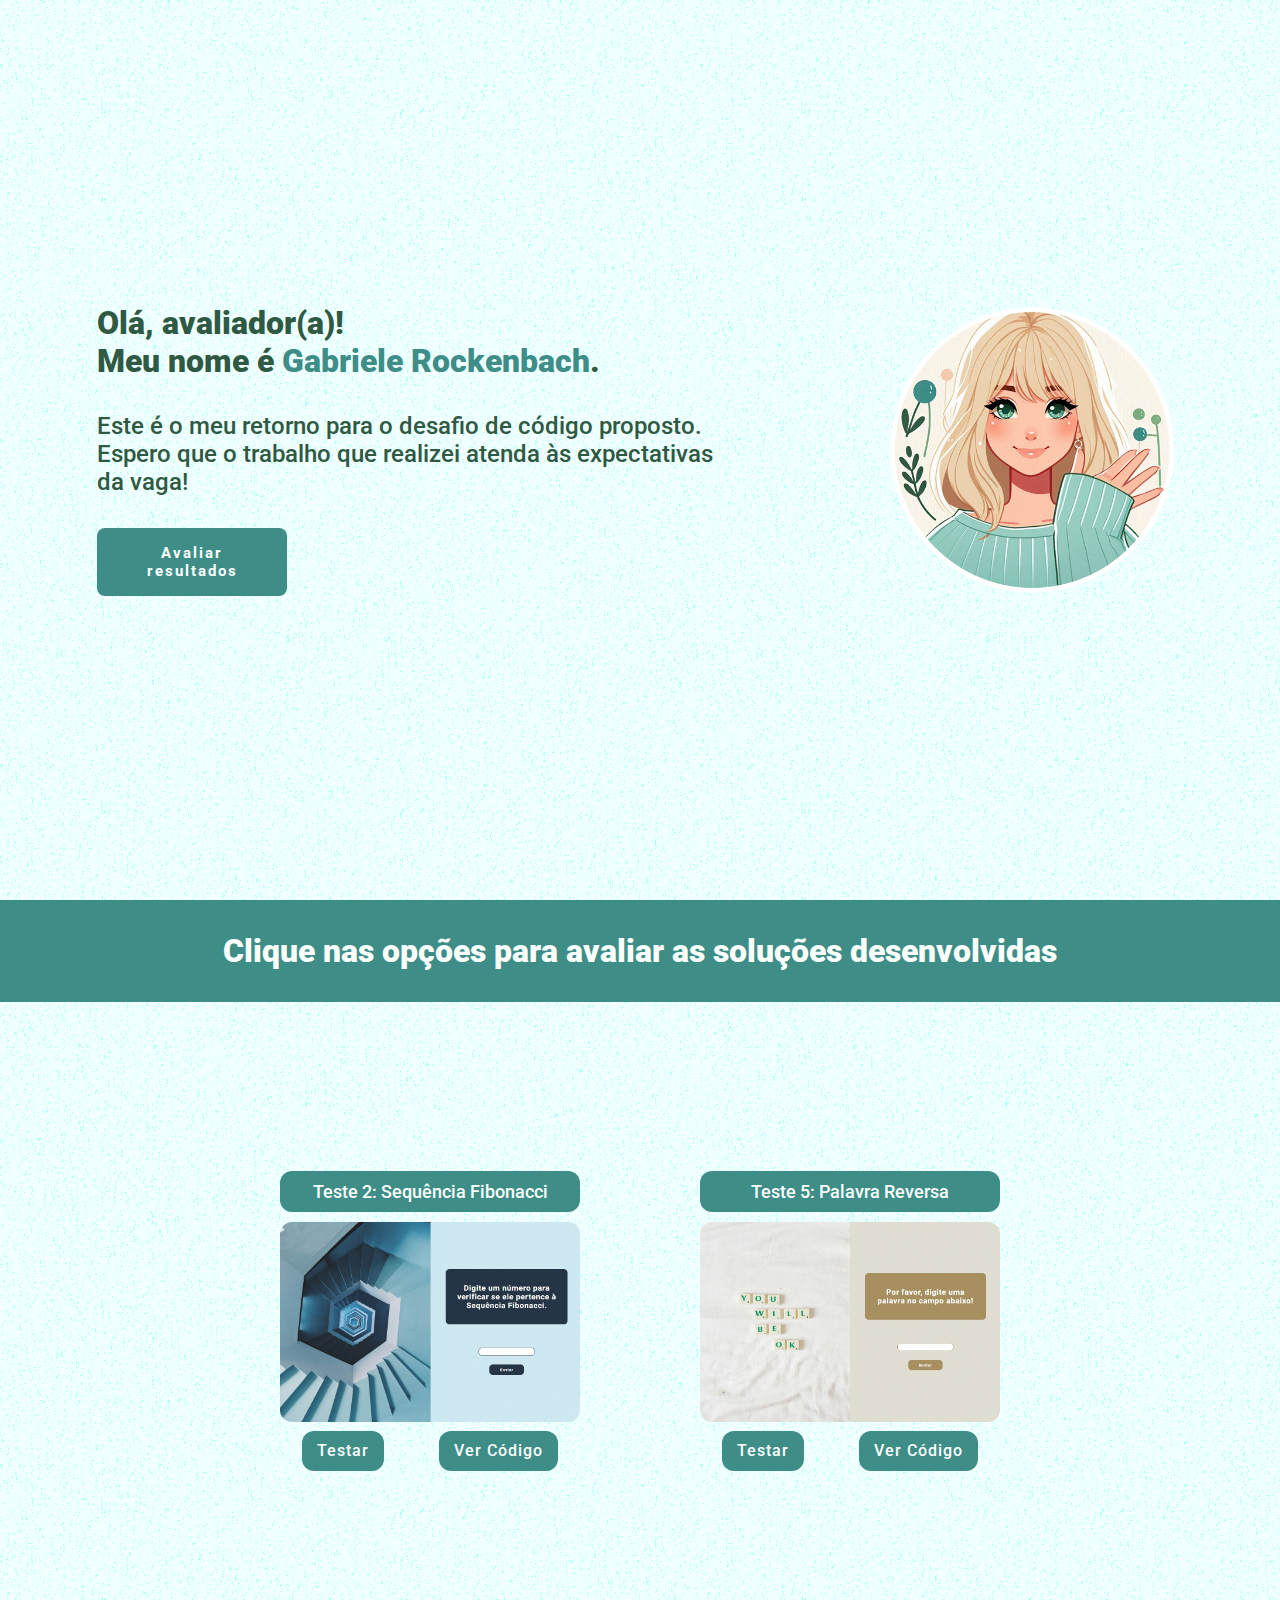
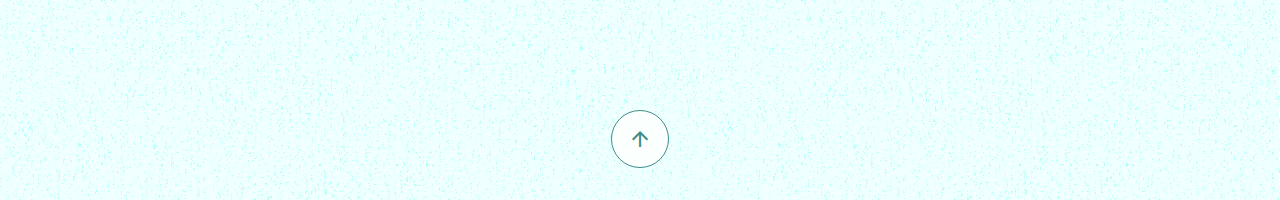
<file: index.html>
<!DOCTYPE html>
<html lang="pt-br">
	<head>
		<meta charset="UTF-8" />
		<meta name="viewport" content="width=device-width, initial-scale=1.0" />
		<link rel="preconnect" href="https://fonts.googleapis.com" />
		<link rel="preconnect" href="https://fonts.gstatic.com" crossorigin />
		<link
			href="https://fonts.googleapis.com/css2?family=Roboto:wght@500;700;900&display=swap"
			rel="stylesheet"
		/>
		<link
			rel="stylesheet"
			href="https://fonts.googleapis.com/css2?family=Material+Symbols+Outlined:opsz,wght,FILL,GRAD@24,400,0,0"
		/>
		<link rel="stylesheet" href="./style.css" />
		<link
			rel="shortcut icon"
			href="./assets/favicon.png"
			type="image/x-icon"
		/>
		<script src="./main.js" defer></script>
		<title>Teste de Código</title>
	</head>
	<body>
		<section id="introduction-container">
			<div class="text">
				<h1>
					Olá, avaliador(a)!<br />
					Meu nome é <span>Gabriele Rockenbach</span>.
				</h1>
				<h2>
					Este é o meu retorno para o desafio de código proposto.
					<br />
					Espero que o trabalho que realizei atenda às expectativas da
					vaga!
				</h2>
				<button
					id="introduction-button"
					onclick="scrollToSection('links')"
				>
					Avaliar resultados
				</button>
			</div>
            <img
                src="./assets/avatar.png"
                alt="Desenho de uma garota loira, de olhos verdes e acenando"
                class="avatar-image"
            />
		</section>
		<section id="links">
			<h2>Clique nas opções para avaliar as soluções desenvolvidas</h2>
			<div id="cards-container"></div>
			<button
				id="to-top-button"
				onclick="scrollToSection('introduction-container')"
			>
				<span class="material-symbols-outlined"> arrow_upward </span>
			</button>
		</section>
	</body>
</html>
</file>
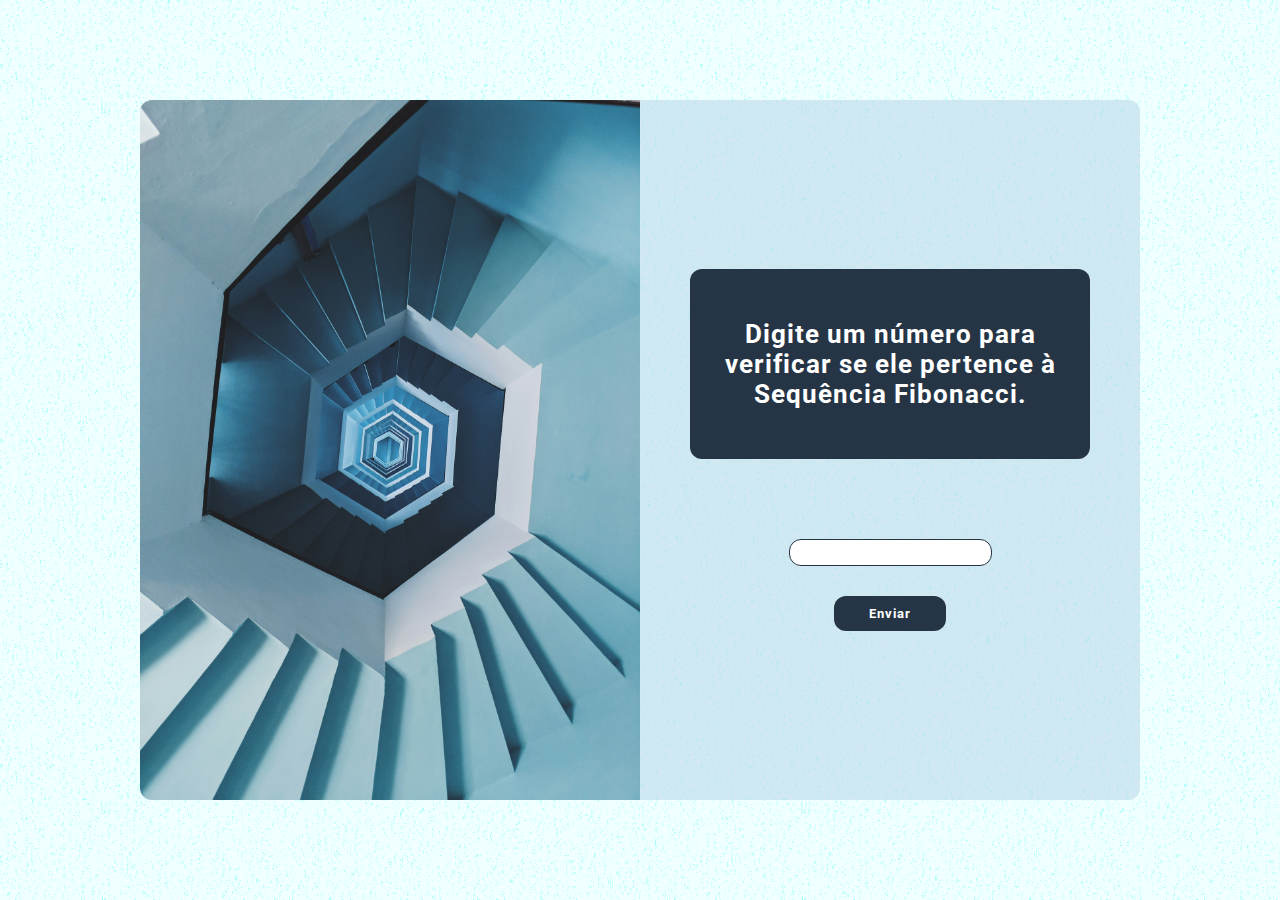
<file: Teste_2/index.html>
<!DOCTYPE html>
<html lang="pt-br">
	<head>
		<meta charset="UTF-8" />
		<meta name="viewport" content="width=device-width, initial-scale=1.0" />
		<link
			rel="shortcut icon"
			href="/Pag_Principal/assets/favicon.png"
			type="image/x-icon"
		/>
		<link rel="preconnect" href="https://fonts.googleapis.com" />
		<link rel="preconnect" href="https://fonts.gstatic.com" crossorigin />
		<link
			href="https://fonts.googleapis.com/css2?family=Roboto:wght@500;700;900&display=swap"
			rel="stylesheet"
		/>
		<link rel="stylesheet" href="./style.css" />
		<script src="./fibonacci.js" defer></script>
		<title>Teste 1</title>
	</head>
	<body>
		<img src="./assets/fibonacci.jpg" alt="" />
		<form>
			<h1 id="result">
				Digite um número para verificar se ele pertence à Sequência
				Fibonacci.
			</h1>
			<input type="number" id="input" />
			<input type="button" value="Enviar" id="button" />
		</form>
	</body>
</html>
</file>
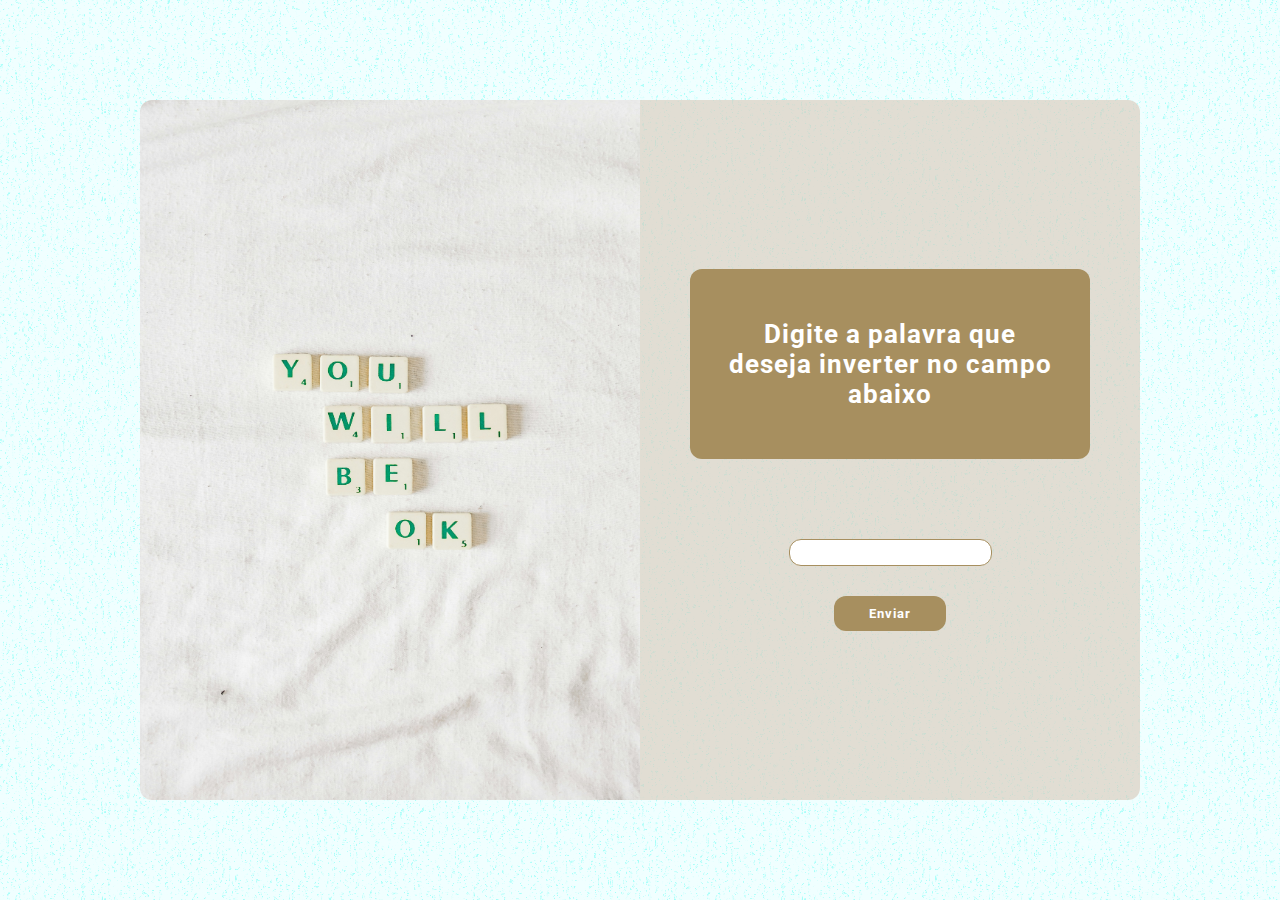
<file: Teste_5/index.html>
<!DOCTYPE html>
<html lang="pt-br">
	<head>
		<meta charset="UTF-8" />
		<meta name="viewport" content="width=device-width, initial-scale=1.0" />
		<link
			rel="shortcut icon"
			href="/Pag_Principal/assets/favicon.png"
			type="image/x-icon"
		/>
		<link rel="preconnect" href="https://fonts.googleapis.com" />
		<link rel="preconnect" href="https://fonts.gstatic.com" crossorigin />
		<link
			href="https://fonts.googleapis.com/css2?family=Roboto:wght@500;700;900&display=swap"
			rel="stylesheet"
		/>
		<link rel="stylesheet" href="./style.css" />
		<script src="./reverse-function.js" defer></script>
		<title>Teste 4</title>
	</head>
	<body>
		<img src="./assets/revert.jpg" alt="" />
		<form>
			<h1 id="result">
				Digite a palavra que deseja inverter no campo abaixo
			</h1>
			<input type="text" id="input" />
			<input
				type="button"
				value="Enviar"
				id="button"
				onclick="showResult()"
			/>
		</form>
	</body>
</html>
</file>
<file: style.css>
:root {
	--font: #305943;
	--highlight: #3e8d87;
	--button-color: #fbfffe;
}
* {
	margin: 0;
	padding: 0;
	box-sizing: border-box;
	font-family: "Roboto", sans-serif;
	font-weight: 500;
	color: var(--font);
	cursor: default;
}
body {
	background-image: url(/assets/noise.svg);
	overflow-x: hidden;
}
#introduction-container {
	height: 100vh;
	width: 100vw;
	display: flex;
	justify-content: space-evenly;
	align-items: center;
	gap: 3rem;
}
h1 {
	font-weight: 900;
	font-size: 2rem;
}
span {
	font-weight: 900;
	color: var(--highlight);
}
.avatar-image{
    height: 18.75rem;
}
.text {
	display: flex;
	flex-direction: column;
	width: 50vw;
	gap: 2rem;
}
#introduction-button {
	width: 11.88rem;
	padding: 1rem;
	outline: none;
	border: none;
	color: var(--button-color);
	background-color: var(--highlight);
	border-radius: 8px;
	font-size: 0.94rem;
	letter-spacing: 2px;
	font-weight: 700;
	cursor: pointer;
	transition: all 1s;
}
#introduction-button:active {
	transform: scale(0.9);
}
#links {
	display: grid;
	width: 100vw;
	min-height: 100vh;
	align-items: center;
	grid-template-rows: min-content auto min-content;
}
#links h2 {
	font-weight: 900;
	font-size: 2rem;
	background-color: var(--highlight);
	color: var(--button-color);
	padding: 2rem 1.5rem;
	text-align: center;
	align-self: start;
}
#cards-container {
	display: grid;
	grid-template-columns: repeat(2, 1fr);
	grid-template-rows: repeat(2, auto);
	row-gap: 4.4rem;
	column-gap: 7.5rem;
	margin: 3.4rem 0;
	justify-self: center;
}
#cards-container div {
	display: flex;
	flex-direction: column;
	align-items: center;
	gap: 0.6rem;
}
#cards-container div div {
	display: flex;
	flex-direction: row;
	justify-content: space-around;
	width: 18.75rem;
}
#cards-container div img {
	width: 18.75rem;
	height: 12.5rem;
	border-radius: 12px;
}
#cards-container div h2 {
	font-size: 1.13rem;
	text-align: center;
	color: var(--button-color);
	background-color: var(--highlight);
	padding: 0.63rem 0.94rem;
	border-radius: 12px;
	width: 18.75rem;
	font-weight: 500;
}
#cards-container div div a {
	background-color: var(--highlight);
	padding: 0.63rem 0.94rem;
	color: var(--button-color);
	border-radius: 12px;
	letter-spacing: 1px;
	text-decoration: none;
}
#to-top-button {
	height: 58px;
	width: 58px;
	border-radius: 50%;
	border: 1px solid var(--highlight);
	background-color: var(--button-color);
	padding: 1rem;
	margin-bottom: 2rem;
	justify-self: center;
	cursor: pointer;
}
#to-top-button span {
	cursor: pointer;
}
@media only screen and (max-width: 1023px) {
	#introduction-container {
		flex-direction: column-reverse;
		text-align: center;
		padding: 1.25rem 0;
		gap: 1rem;
		justify-content: center;
	}
	.text {
		align-items: center;
		width: 80vw;
		gap: 1.2rem;
	}
	.text h1 {
		font-size: 1.5rem;
	}
	.text h2 {
		font-size: 1.3rem;
	}
	.avatar-image {
		height: 12.5rem;
	}
	#links h2 {
		font-size: 1.4rem;
		text-align: center;
		font-weight: 700;
	}
}
@media only screen and (max-width: 819px) {
	#cards-container {
		display: flex;
		flex-direction: column;
	}
}
</file>
<file: Teste_2/style.css>
:root {
	--font: #fff;
	--highlight: #bddce9a4;
	--background-text-color: #253545;
}
* {
	margin: 0;
	padding: 0;
	box-sizing: border-box;
	font-family: "Roboto", sans-serif;
	font-weight: 700;
	color: var(--font);
}
body {
	display: flex;
	align-items: center;
	justify-content: center;
	padding: 100px;
	height: 100vh;
	background-image: url(/assets/noise.svg);
}
img {
	height: 700px;
	width: 500px;
	border-radius: 12px 0 0 12px;
}
form {
	display: flex;
	flex-direction: column;
	justify-content: center;
	align-items: center;
	background-color: var(--highlight);
	height: 700px;
	min-width: 500px;
	max-width: 500px;
	padding: 50px;
	text-align: center;
	border-radius: 0 12px 12px 0;
}
form h1 {
	font-size: 1.6rem;
	background-color: var(--background-text-color);
	border-radius: 12px;
	padding: 50px 30px;
	letter-spacing: 1px;
}
#input {
	border: 1px solid var(--background-text-color);
	border-radius: 12px;
	padding: 5px 12px;
	background-color: var(--font);
	margin-top: 80px;
	margin-bottom: 30px;
	color: var(--background-text-color);
	outline: none;
}
#button {
	padding: 10px 35px;
	border-radius: 12px;
	border: none;
	color: var(--font);
	background-color: var(--background-text-color);
	letter-spacing: 1px;
	transition: all 0.5s;
}
#button:active {
	transform: scale(0.9);
}
.button:focus {
	outline: orange solid 4px;
	border: none;
}
@media screen and (max-width: 1200px) {
	img {
		display: none;
	}
	form {
		width: 100vw;
		height: 100vh;
		border-radius: 0;
		min-width: auto;
		max-width: none;
	}
	h1,
	input {
		max-width: 400px;
	}
	body {
		background-image: url(./assets/fibonacci.jpg);
		background-size: cover;
		width: 100vw;
		height: 100vh;
		padding: 0;
	}
}

input[type="number"]::-webkit-inner-spin-button,
input[type="number"]::-webkit-outer-spin-button {
	-webkit-appearance: none;
	margin: 0;
}
input[type="number"] {
	-moz-appearance: textfield;
	appearance: textfield;
}
</file>
<file: Teste_5/style.css>
:root {
	--font: #fff;
	--highlight: #dbcdbfaf;
	--background-text-color: #a78f5f;
}
* {
	margin: 0;
	padding: 0;
	box-sizing: border-box;
	font-family: "Roboto", sans-serif;
	font-weight: 700;
	color: var(--font);
}
body {
	display: flex;
	align-items: center;
	justify-content: center;
	padding: 100px;
	height: 100vh;
	background-image: url(/assets/noise.svg);
}
img {
	height: 700px;
	width: 500px;
	border-radius: 12px 0 0 12px;
}
form {
	display: flex;
	flex-direction: column;
	justify-content: center;
	align-items: center;
	background-color: var(--highlight);
	height: 700px;
	min-width: 500px;
	max-width: 500px;
	padding: 50px;
	text-align: center;
	border-radius: 0 12px 12px 0;
}
form h1 {
	font-size: 1.6rem;
	background-color: var(--background-text-color);
	border-radius: 12px;
	padding: 50px 30px;
	letter-spacing: 1px;
}
#input {
	border: 1px solid var(--background-text-color);
	border-radius: 12px;
	padding: 5px 12px;
	background-color: var(--font);
	margin-top: 80px;
	margin-bottom: 30px;
	color: var(--background-text-color);
	outline: none;
}
#button {
	padding: 10px 35px;
	border-radius: 12px;
	border: none;
	color: var(--font);
	background-color: var(--background-text-color);
	letter-spacing: 1px;
	transition: all 0.5s;
}
#button:active {
	transform: scale(0.9);
}
#button:focus-visible {
	outline: orange solid 4px;
	border: none;
}
@media screen and (max-width: 1200px) {
	img {
		display: none;
	}
	form {
		width: 100vw;
		height: 100vh;
		border-radius: 0;
		min-width: auto;
		max-width: none;
	}
	h1,
	input {
		max-width: 400px;
	}
	body {
		background-image: url(./assets/revert.jpg);
		background-size: cover;
		width: 100vw;
		height: 100vh;
		padding: 0;
	}
}
</file>
